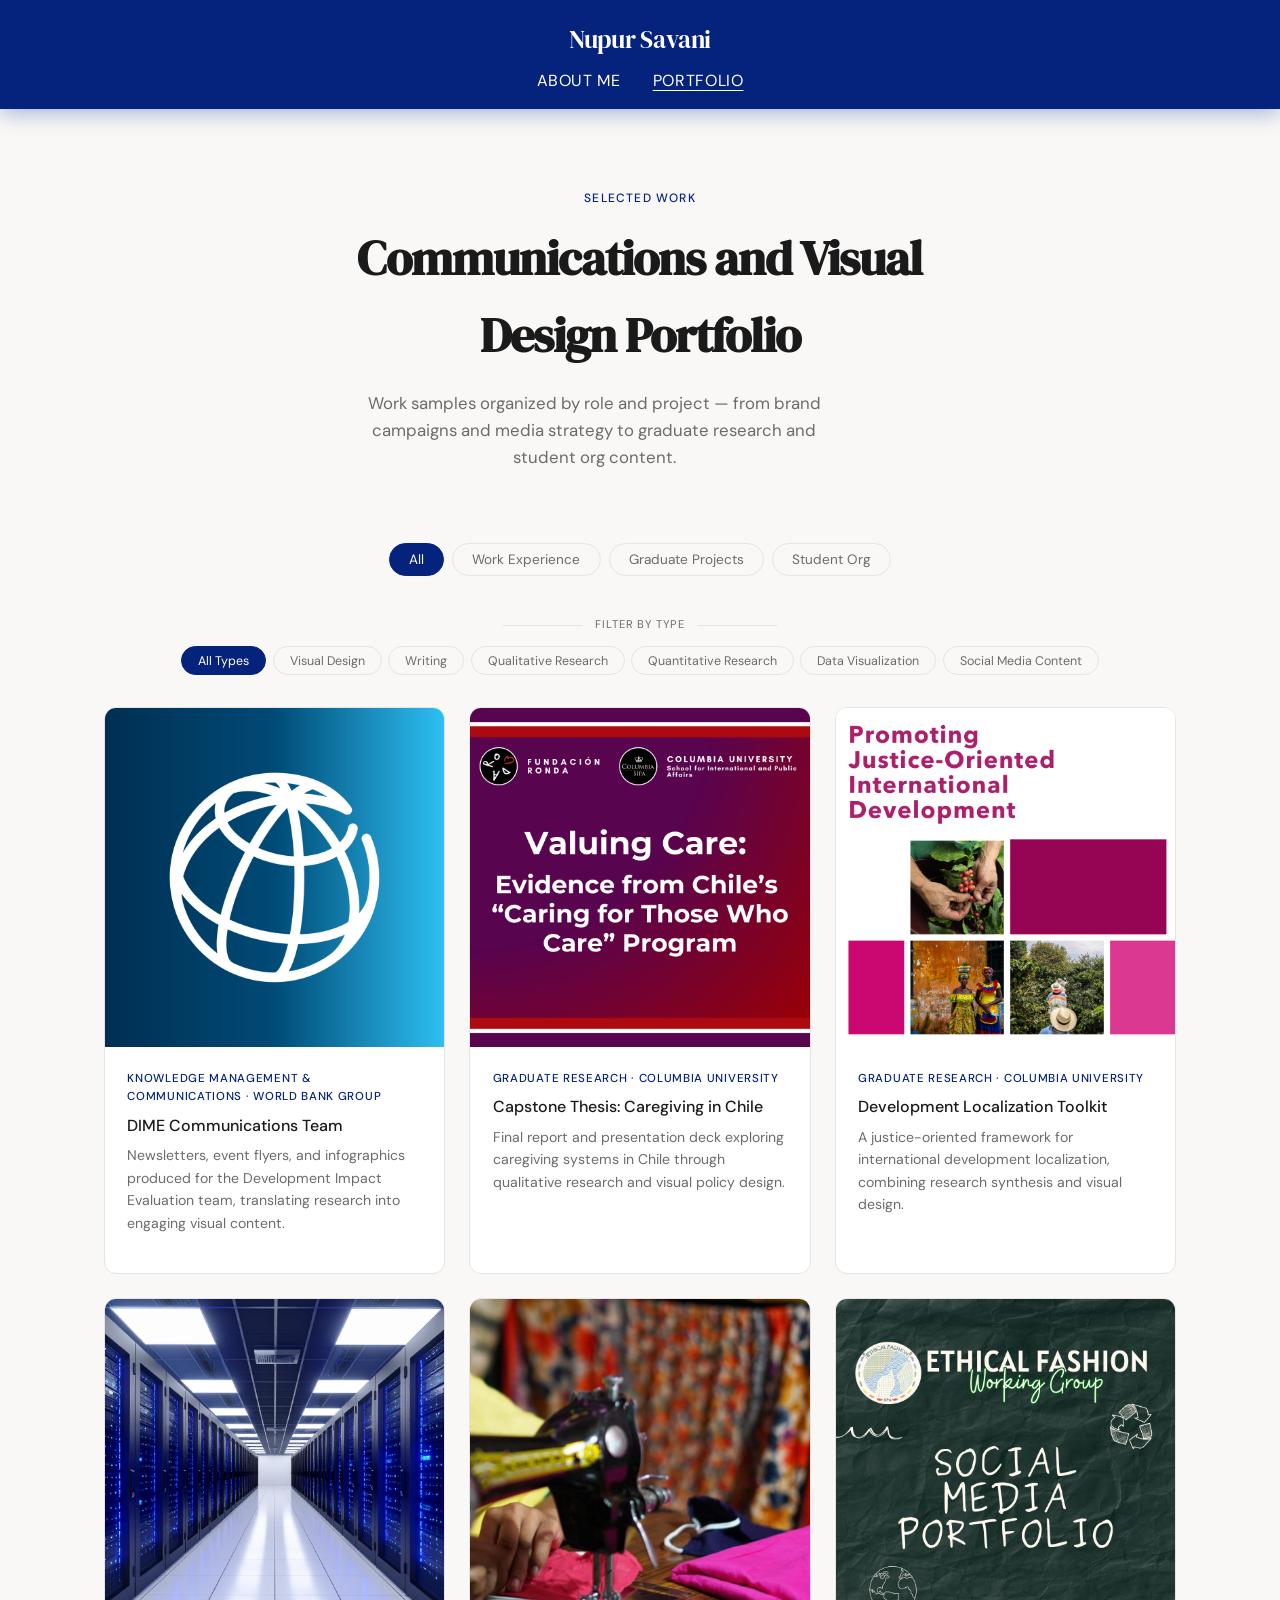
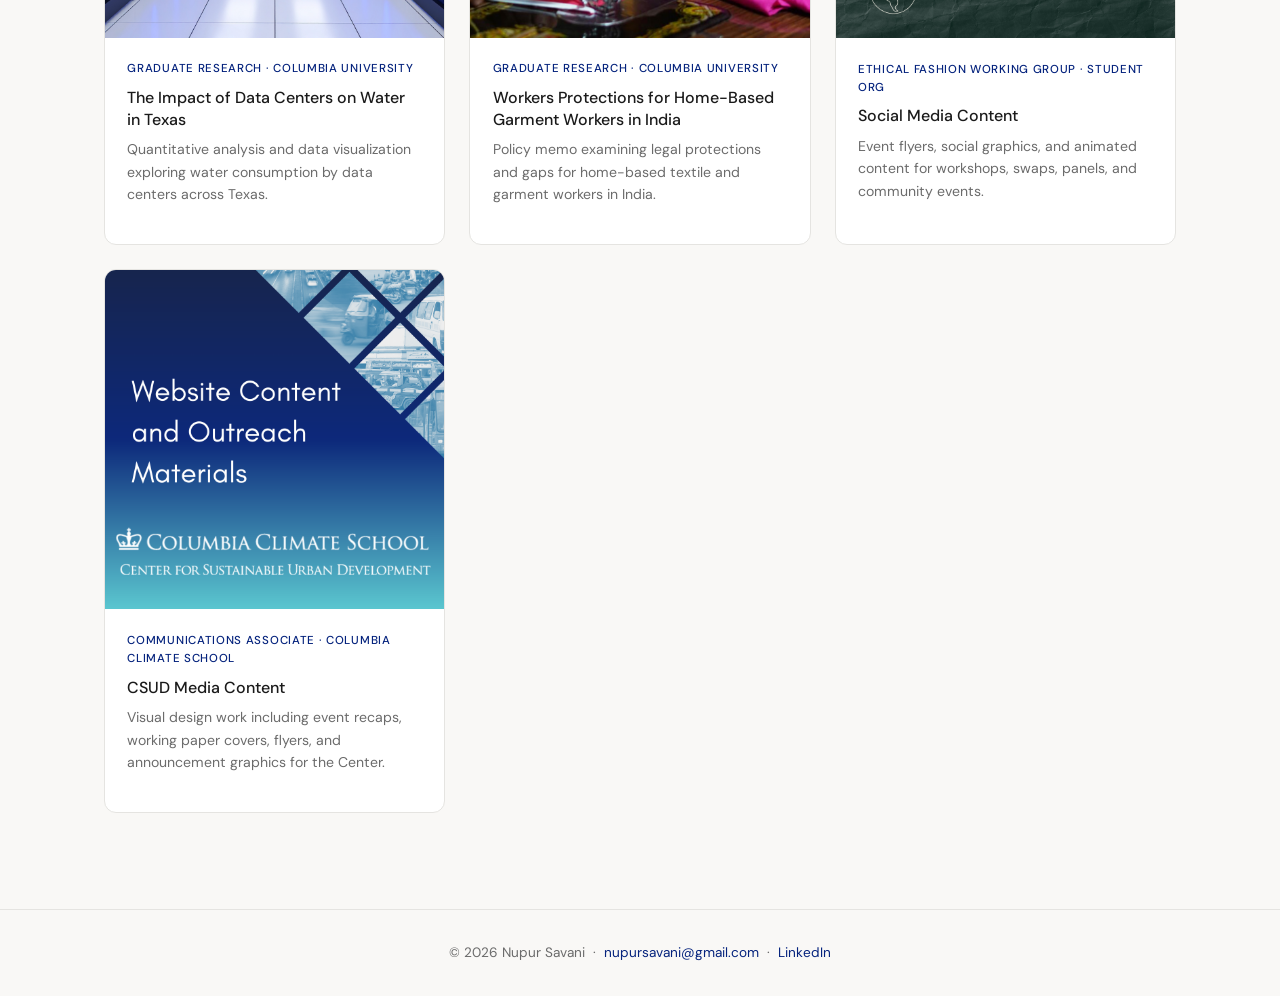
<file: portfolio.html>
<!DOCTYPE html>
<html lang="en">
<head>
  <meta charset="UTF-8" />
  <meta name="viewport" content="width=device-width, initial-scale=1.0"/>
  <title>Portfolio — Nupur Savani</title>
  <link rel="stylesheet" href="style.css" />
  <link href="https://fonts.googleapis.com/css2?family=DM+Sans:wght@300;400;500&family=DM+Serif+Display&display=swap" rel="stylesheet"/>
  <style>
        /* ── Larger nav text ── */
    .nav-logo { font-size: 1.55rem !important; }

    /* ── Square thumbnails ── */
    .card-img-wrap {
      height: 0;
      padding-bottom: 100%;
      position: relative;
      overflow: hidden;
      background: var(--accent-light);
    }
    .card-img-wrap img,
    .card-img-wrap video {
      position: absolute;
      inset: 0;
      width: 100%;
      height: 100%;
      object-fit: cover;
      transition: transform 0.4s;
      cursor: pointer;
    }
    .portfolio-card:hover .card-img-wrap img,
    .portfolio-card:hover .card-img-wrap video { transform: scale(1.04); }

    .card-img-wrap.img-placeholder {
      display: flex; align-items: center; justify-content: center;
    }
    .card-img-wrap.img-placeholder::after {
      position: absolute; content: 'Work Sample';
      font-size: 0.8rem; color: var(--accent);
    }

    /* PDF thumbnail wrapper */
    .card-img-wrap .pdf-thumb {
      position: absolute; inset: 0; width: 100%; height: 100%;
      display: flex; flex-direction: column;
      align-items: center; justify-content: center;
      background: var(--accent-light); cursor: pointer;
      gap: 0.5rem;
    }
    .pdf-thumb svg { width: 40px; height: 40px; opacity: 0.6; }
    .pdf-thumb span { font-size: 0.75rem; color: var(--accent); font-weight: 500; }

    /* ── Type filter row ── */
    .type-filter-bar {
      display: flex;
      justify-content: center;
      gap: 0.4rem;
      padding: 0 5% 2rem;
      flex-wrap: wrap;
    }
    .type-filter-btn {
      background: transparent;
      border: 1px solid var(--border);
      padding: 0.35rem 1rem;
      border-radius: 100px;
      font-family: var(--font-body);
      font-size: 0.78rem;
      cursor: pointer;
      color: var(--ink-muted);
      transition: all 0.2s;
    }
    .type-filter-btn:hover { border-color: var(--accent); color: var(--accent); }
    .type-filter-btn.active {
      background: var(--accent);
      border-color: var(--accent);
      color: #fff;
    }
    .filter-divider {
      display: flex; align-items: center; justify-content: center;
      gap: 0.75rem; padding: 0 5% 0.75rem;
    }
    .filter-divider span {
      font-size: 0.7rem; letter-spacing: 0.08em; text-transform: uppercase;
      color: var(--ink-muted);
    }
    .filter-divider::before, .filter-divider::after {
      content: ''; flex: 1; max-width: 80px;
      height: 1px; background: var(--border);
    }

    /* ── Lightbox ── */
    .lightbox-overlay {
      display: none;
      position: fixed; inset: 0; z-index: 1000;
      background: rgba(10,18,40,0.82);
      backdrop-filter: blur(6px);
      align-items: center; justify-content: center;
    }
    .lightbox-overlay.open { display: flex; }

    .lightbox {
      background: var(--surface);
      border-radius: 16px;
      width: min(92vw, 860px);
      max-height: 90vh;
      display: flex;
      flex-direction: column;
      overflow: hidden;
      position: relative;
      box-shadow: 0 32px 80px rgba(10,18,40,0.4);
    }

    .lightbox-header {
      padding: 1.4rem 1.6rem 1rem;
      border-bottom: 1px solid var(--border);
      flex-shrink: 0;
    }
    .lightbox-group {
      font-size: 0.72rem; font-weight: 500; letter-spacing: 0.08em;
      text-transform: uppercase; color: var(--accent); margin-bottom: 0.3rem;
    }
    .lightbox-title {
      font-family: var(--font-display);
      font-size: 1.35rem; letter-spacing: -0.01em;
      margin-bottom: 0.75rem;
    }
    .lightbox-types {
      display: flex; flex-wrap: wrap; gap: 0.4rem;
    }
    .lightbox-type-tag {
      font-size: 0.73rem; font-weight: 500;
      background: var(--accent-light); color: var(--accent);
      padding: 0.25rem 0.75rem; border-radius: 100px;
      border: 1px solid rgba(10,46,151,0.15);
    }

    .lightbox-body {
      flex: 1; overflow-y: auto;
      display: flex; align-items: center; justify-content: center;
      background: #f0f1f5; min-height: 300px;
    }
    .lightbox-body iframe {
      width: 100%; height: 520px; border: none; display: block;
    }
    .lightbox-body img {
      max-width: 100%; max-height: 520px;
      object-fit: contain; display: block;
    }
    .lightbox-body video {
      max-width: 100%; max-height: 520px; display: block;
    }

    .lightbox-footer {
      padding: 0.9rem 1.6rem;
      border-top: 1px solid var(--border);
      display: flex; align-items: center; justify-content: space-between;
      flex-shrink: 0; gap: 1rem;
    }
    .lb-counter {
      font-size: 0.82rem; color: var(--ink-muted); white-space: nowrap;
    }
    .lb-nav { display: flex; gap: 0.5rem; }
    .lb-nav button {
      width: 36px; height: 36px; border-radius: 50%;
      border: 1px solid var(--border); background: transparent;
      cursor: pointer; display: flex; align-items: center; justify-content: center;
      color: var(--ink); transition: all 0.2s; font-size: 1rem;
    }
    .lb-nav button:hover { border-color: var(--accent); color: var(--accent); }
    .lb-nav button:disabled { opacity: 0.3; cursor: default; }

    .lb-item-name {
      font-size: 0.85rem; font-weight: 500; color: var(--ink);
      flex: 1; text-align: center;
    }

    .lb-close {
      position: absolute; top: 1rem; right: 1rem;
      width: 32px; height: 32px; border-radius: 50%;
      border: 1px solid var(--border); background: var(--surface);
      cursor: pointer; font-size: 1rem; display: flex;
      align-items: center; justify-content: center;
      color: var(--ink-muted); transition: all 0.2s; line-height: 1;
    }
    .lb-close:hover { border-color: var(--ink); color: var(--ink); }

    /* card cursor pointer */
    .portfolio-card { cursor: pointer; }
  </style>
</head>
<body>

  <!-- NAV -->
 <nav class="nav">
  <a href="about-me.html" class="nav-logo">Nupur Savani</a>
  <div class="nav-links">
    <a href="about-me.html">About Me</a>
    <a href="portfolio.html" class="active">Portfolio</a>
  </div>
</nav>

  <section class="portfolio-hero">
    <span class="eyebrow">Selected Work</span>
    <h1>Communications and Visual Design Portfolio</h1>
    <p class="hero-sub">Work samples organized by role and project — from brand campaigns and media strategy to graduate research and student org content.</p>
  </section>

  <!-- CATEGORY FILTER -->
  <div class="filter-bar">
    <button class="filter-btn active" data-filter="all">All</button>
    <button class="filter-btn" data-filter="job">Work Experience</button>
    <button class="filter-btn" data-filter="grad">Graduate Projects</button>
    <button class="filter-btn" data-filter="club">Student Org</button>
  </div>

  <!-- TYPE FILTER -->
  <div class="filter-divider"><span>Filter by type</span></div>
  <div class="type-filter-bar">
    <button class="type-filter-btn active" data-type="all">All Types</button>
    <button class="type-filter-btn" data-type="Visual Design">Visual Design</button>
    <button class="type-filter-btn" data-type="Writing">Writing</button>
    <button class="type-filter-btn" data-type="Qualitative Research">Qualitative Research</button>
    <button class="type-filter-btn" data-type="Quantitative Research">Quantitative Research</button>
    <button class="type-filter-btn" data-type="Data Visualization">Data Visualization</button>
    <button class="type-filter-btn" data-type="Social Media Content">Social Media Content</button>
  </div>

  <!-- PORTFOLIO GRID -->
  <section class="portfolio-grid" id="portfolio-grid">

    <!-- ── WORK EXP: World Bank DIME ── -->
    <div class="portfolio-card" data-category="job"
         data-types="Visual Design"
         data-group="Development Impact Evaluation Communications Team"
         data-org="Knowledge Management and Communications Coordinator · World Bank Group"
         data-items='[
           {"name":"International Women&apos;s Day Newsletter","file":"assets/samples/wbg/dime_iwd_newsletter.pdf","kind":"pdf","types":["Visual Design"]},
           {"name":"World Soil Day Newsletter","file":"assets/samples/wbg/dime_soil_day_newsletter.pdf","kind":"pdf","types":["Visual Design"]},
           {"name":"International Education Day Newsletter","file":"assets/samples/wbg/dime_education_newsletter.pdf","kind":"pdf","types":["Visual Design"]},
           {"name":"Event Flyer — KDIS","file":"assets/samples/wbg/dime-kdis-event-card.webp","kind":"image","types":["Visual Design"]},
           {"name":"Event Flyer — MeasureDev","file":"assets/samples/wbg/MeasureDev-Event-Card.webp","kind":"image","types":["Visual Design"]},
           {"name":"Info Graphic — DIME Analytics FY23","file":"assets/samples/wbg/DIME-Analytics-FY23-Numbers.pdf","kind":"pdf","types":["Visual Design"]}
         ]'>
      <div class="card-img-wrap">
        <img src="assets/thumbnails/7.png" alt="World Bank DIME Communications"/>
      </div>
      <div class="card-body">
        <span class="card-tag">Knowledge Management &amp; Communications · World Bank Group</span>
        <h3>DIME Communications Team</h3>
        <p>Newsletters, event flyers, and infographics produced for the Development Impact Evaluation team, translating research into engaging visual content.</p>
      </div>
    </div>

    <!-- ── GRADUATE: Capstone Thesis ── -->
    <div class="portfolio-card" data-category="grad"
         data-types="Qualitative Research,Writing,Visual Design"
         data-group="Capstone Thesis Project: Caregiving in Chile"
         data-org="Graduate Research · Columbia University"
         data-items='[
           {"name":"Final Report","file":"assets/capstone/capstone_final_report.pdf","kind":"pdf","types":["Qualitative Research","Writing","Visual Design"]},
           {"name":"Final Slidedeck","file":"assets/capstone/capstone_final_presentation.pdf","kind":"pdf","types":["Qualitative Research","Writing","Visual Design"]}
         ]'>
      <div class="card-img-wrap">
        <img src="assets/thumbnails/1.png" alt="Capstone Thesis"/>
      </div>
      <div class="card-body">
        <span class="card-tag">Graduate Research · Columbia University</span>
        <h3>Capstone Thesis: Caregiving in Chile</h3>
        <p>Final report and presentation deck exploring caregiving systems in Chile through qualitative research and visual policy design.</p>
      </div>
    </div>

    <!-- ── GRADUATE: Localization Toolkit ── -->
    <div class="portfolio-card" data-category="grad"
         data-types="Writing,Visual Design"
         data-group="Development Localization Toolkit"
         data-org="Graduate Research · Columbia University"
         data-items='[
           {"name":"Final Report","file":"assets/localization/justice-oriented-international-development.pdf","kind":"pdf","types":["Writing","Visual Design"]}
         ]'>
      <div class="card-img-wrap">
        <img src="assets/thumbnails/4.png" alt="Localization Toolkit"/>
      </div>
      <div class="card-body">
        <span class="card-tag">Graduate Research · Columbia University</span>
        <h3>Development Localization Toolkit</h3>
        <p>A justice-oriented framework for international development localization, combining research synthesis and visual design.</p>
      </div>
    </div>

    <!-- ── GRADUATE: Data Centers Texas ── -->
    <div class="portfolio-card" data-category="grad"
         data-types="Quantitative Research,Data Visualization,Visual Design"
         data-group="The Impact of Data Centers on Water in Texas"
         data-org="Graduate Research · Columbia University"
         data-items='[
           {"name":"Final Report","file":"assets/data_analysis/data_final_report.pdf","kind":"pdf","types":["Quantitative Research","Data Visualization","Visual Design"]}
         ]'>
      <div class="card-img-wrap">
        <img src="assets/thumbnails/5.png" alt="Data Centers Texas"/>
      </div>
      <div class="card-body">
        <span class="card-tag">Graduate Research · Columbia University</span>
        <h3>The Impact of Data Centers on Water in Texas</h3>
        <p>Quantitative analysis and data visualization exploring water consumption by data centers across Texas.</p>
      </div>
    </div>

    <!-- ── GRADUATE: Fashion Policy Memo ── -->
    <div class="portfolio-card" data-category="grad"
         data-types="Writing"
         data-group="Workers Protections for Home-Based Textile/Garment Workers in India"
         data-org="Graduate Research · Columbia University"
         data-items='[
           {"name":"Policy Memo","file":"assets/samples/fashion_policy_memo/fashion_policy_memo.pdf","kind":"pdf","types":["Writing"]}
         ]'>
      <div class="card-img-wrap">
        <img src="assets/thumbnails/6.png" alt="Fashion Policy Memo"/>
      </div>
      <div class="card-body">
        <span class="card-tag">Graduate Research · Columbia University</span>
        <h3>Workers Protections for Home-Based Garment Workers in India</h3>
        <p>Policy memo examining legal protections and gaps for home-based textile and garment workers in India.</p>
      </div>
    </div>

    <!-- ── STUDENT ORG: EFWG ── -->
    <div class="portfolio-card" data-category="club"
         data-types="Visual Design,Social Media Content"
         data-group="Student Organization Social Media Content"
         data-org="Communications and Social Media Chair · Ethical Fashion Working Group"
         data-items='[
           {"name":"Upcycling Workshop Flyer","file":"assets/samples/efwg/efwg-barnard-upcylcing-workshop.png","kind":"image","types":["Visual Design","Social Media Content"]},
           {"name":"Fall Clothing Swap Flyer","file":"assets/samples/efwg/fall_clothing_swap.png","kind":"image","types":["Visual Design","Social Media Content"]},
           {"name":"Fashion Speaker Panel Flyer","file":"assets/samples/efwg/fashion_speaks_panel.png","kind":"image","types":["Visual Design","Social Media Content"]},
           {"name":"Fall Clothing Drive Flyer","file":"assets/samples/efwg/efwg-fall-clothing drive.pdf","kind":"pdf","types":["Visual Design","Social Media Content"]},
           {"name":"Fall Social Flyer","file":"assets/samples/efwg/efwg-25-cw-social.png","kind":"image","types":["Visual Design","Social Media Content"]},
           {"name":"Fireside Chat Flyer","file":"assets/samples/efwg/efwg-fireside-chat.png","kind":"image","types":["Visual Design","Social Media Content"]},
           {"name":"Spring Social Animated Flyer","file":"assets/samples/efwg/efwg-social-animated-flyer.mp4","kind":"video","types":["Visual Design","Social Media Content"]}
         ]'>
      <div class="card-img-wrap">
        <img src="assets/thumbnails/2.png" alt="EFWG Social Content"/>
      </div>
      <div class="card-body">
        <span class="card-tag">Ethical Fashion Working Group · Student Org</span>
        <h3>Social Media Content</h3>
        <p>Event flyers, social graphics, and animated content for workshops, swaps, panels, and community events.</p>
      </div>
    </div>

    <!-- ── WORK EXP: CSUD ── -->
    <div class="portfolio-card" data-category="job"
         data-types="Visual Design"
         data-group="Center for Sustainable Urban Development Media Content"
         data-org="Communications Associate · Columbia Climate School"
         data-items='[
           {"name":"World Urban Forum Recap","file":"assets/samples/csud/wuf_cover.png","kind":"image","types":["Visual Design"]},
           {"name":"Working Paper Series Cover","file":"assets/samples/csud/PRISM-working-paper.png","kind":"image","types":["Visual Design"]},
           {"name":"Side Event Flyer","file":"assets/samples/csud/prism-side-event.png","kind":"image","types":["Visual Design"]},
           {"name":"Blog Cover Photo","file":"assets/samples/csud/hatay-story.png","kind":"image","types":["Visual Design"]},
           {"name":"CSUD Book Announcement Photo","file":"assets/samples/csud/usd-book.png","kind":"image","types":["Visual Design"]},
           {"name":"Lecture Recap","file":"assets/samples/csud/ana_gsapp_lecture.png","kind":"image","types":["Visual Design"]}
         ]'>
      <div class="card-img-wrap">
        <img src="assets/thumbnails/3.png" alt="CSUD Media Content"/>
      </div>
      <div class="card-body">
        <span class="card-tag">Communications Associate · Columbia Climate School</span>
        <h3>CSUD Media Content</h3>
        <p>Visual design work including event recaps, working paper covers, flyers, and announcement graphics for the Center.</p>
      </div>
    </div>

  </section>

  <!-- ── LIGHTBOX ── -->
  <div class="lightbox-overlay" id="lightbox">
    <div class="lightbox">
      <button class="lb-close" id="lb-close" aria-label="Close">✕</button>

      <div class="lightbox-header">
        <p class="lightbox-group" id="lb-org"></p>
        <h2 class="lightbox-title" id="lb-group"></h2>
        <div class="lightbox-types" id="lb-types"></div>
      </div>

      <div class="lightbox-body" id="lb-body"></div>

      <div class="lightbox-footer">
        <div class="lb-nav">
          <button id="lb-prev" aria-label="Previous">←</button>
          <button id="lb-next" aria-label="Next">→</button>
        </div>
        <span class="lb-item-name" id="lb-item-name"></span>
        <span class="lb-counter" id="lb-counter"></span>
      </div>
    </div>
  </div>

  <footer class="footer">
    <p>© 2026 Nupur Savani &nbsp;·&nbsp; <a href="mailto:nupursavani@gmail.com">nupursavani@gmail.com</a> &nbsp;·&nbsp; <a href="https://linkedin.com/in/nupursavani" target="_blank">LinkedIn</a></p>
  </footer>

  <script src="script.js"></script>
  <script>
    // ── Filter logic (category + type, combined) ──
    const catBtns = document.querySelectorAll('.filter-btn');
    const typeBtns = document.querySelectorAll('.type-filter-btn');
    const cards = document.querySelectorAll('.portfolio-card');

    let activeCat = 'all';
    let activeType = 'all';

    function applyFilters() {
      cards.forEach(card => {
        const catMatch = activeCat === 'all' || card.dataset.category === activeCat;
        const cardTypes = card.dataset.types ? card.dataset.types.split(',') : [];
        const typeMatch = activeType === 'all' || cardTypes.includes(activeType);
        card.classList.toggle('hidden', !(catMatch && typeMatch));
      });
    }

    catBtns.forEach(btn => {
      btn.addEventListener('click', () => {
        catBtns.forEach(b => b.classList.remove('active'));
        btn.classList.add('active');
        activeCat = btn.dataset.filter;
        applyFilters();
      });
    });

    typeBtns.forEach(btn => {
      btn.addEventListener('click', () => {
        typeBtns.forEach(b => b.classList.remove('active'));
        btn.classList.add('active');
        activeType = btn.dataset.type;
        applyFilters();
      });
    });

    // ── Lightbox logic ──
    const overlay = document.getElementById('lightbox');
    const lbOrg = document.getElementById('lb-org');
    const lbGroup = document.getElementById('lb-group');
    const lbTypes = document.getElementById('lb-types');
    const lbBody = document.getElementById('lb-body');
    const lbItemName = document.getElementById('lb-item-name');
    const lbCounter = document.getElementById('lb-counter');
    const lbPrev = document.getElementById('lb-prev');
    const lbNext = document.getElementById('lb-next');
    const lbClose = document.getElementById('lb-close');

    let currentItems = [];
    let currentIndex = 0;

    function renderItem(index) {
      const item = currentItems[index];
      lbItemName.textContent = item.name;
      lbCounter.textContent = `${index + 1} / ${currentItems.length}`;
      lbPrev.disabled = index === 0;
      lbNext.disabled = index === currentItems.length - 1;

      // Render types for this item
      lbTypes.innerHTML = item.types.map(t =>
        `<span class="lightbox-type-tag">${t}</span>`
      ).join('');

      // Render media
      lbBody.innerHTML = '';
      if (item.kind === 'pdf') {
        const iframe = document.createElement('iframe');
        iframe.src = item.file;
        iframe.title = item.name;
        lbBody.appendChild(iframe);
      } else if (item.kind === 'image') {
        const img = document.createElement('img');
        img.src = item.file;
        img.alt = item.name;
        lbBody.appendChild(img);
      } else if (item.kind === 'video') {
        const vid = document.createElement('video');
        vid.src = item.file;
        vid.controls = true;
        vid.autoplay = false;
        lbBody.appendChild(vid);
      }
    }

    function openLightbox(card) {
      currentItems = JSON.parse(card.dataset.items);
      currentIndex = 0;
      lbOrg.textContent = card.dataset.org;
      lbGroup.textContent = card.dataset.group;
      renderItem(0);
      overlay.classList.add('open');
      document.body.style.overflow = 'hidden';
    }

    function closeLightbox() {
      overlay.classList.remove('open');
      document.body.style.overflow = '';
      lbBody.innerHTML = ''; // stop video/pdf
    }

    cards.forEach(card => {
      card.addEventListener('click', () => openLightbox(card));
    });

    lbClose.addEventListener('click', closeLightbox);
    overlay.addEventListener('click', e => { if (e.target === overlay) closeLightbox(); });

    lbPrev.addEventListener('click', (e) => {
      e.stopPropagation();
      if (currentIndex > 0) { currentIndex--; renderItem(currentIndex); }
    });
    lbNext.addEventListener('click', (e) => {
      e.stopPropagation();
      if (currentIndex < currentItems.length - 1) { currentIndex++; renderItem(currentIndex); }
    });

    document.addEventListener('keydown', e => {
      if (!overlay.classList.contains('open')) return;
      if (e.key === 'Escape') closeLightbox();
      if (e.key === 'ArrowLeft' && currentIndex > 0) { currentIndex--; renderItem(currentIndex); }
      if (e.key === 'ArrowRight' && currentIndex < currentItems.length - 1) { currentIndex++; renderItem(currentIndex); }
    });
  </script>
</body>
</html>
</file>
<file: style.css>
/* ─── TOKENS ─────────────────────────────────── */
:root {
  --bg: #F9F8F6;
  --surface: #FFFFFF;
  --ink: #1A1A1A;
  --ink-muted: #6B6B6B;
  --accent: #05237d;
  --accent-light: #ffffff;
  --border: #E5E4E1;
  --radius: 12px;
  --font-display: 'DM Serif Display', serif;
  --font-body: 'DM Sans', sans-serif;
}

/* ─── RESET ──────────────────────────────────── */
*, *::before, *::after { box-sizing: border-box; margin: 0; padding: 0; }
html { scroll-behavior: smooth; }
body {
  background: var(--bg);
  color: var(--ink);
  font-family: var(--font-body);
  font-size: 16px;
  line-height: 1.6;
}
a { color: inherit; text-decoration: none; }
img { max-width: 100%; display: block; }

/* ─── NAV ────────────────────────────────────── */
.nav {
  position: sticky;
  top: 0;
  z-index: 100;
  display: flex;
  flex-direction: column;
  align-items: center;
  gap: 0.5rem;
  padding: 1.25rem 5% 1rem;
  background: #05237d;
  box-shadow: 0 4px 20px rgba(10, 46, 151, 0.35);
}
.nav-logo {
  font-family: var(--font-display);
  font-size: 2.1rem;
  letter-spacing: -0.01em;
  color: #ffffff;
}
.nav-links { display: flex; gap: 2rem; }
.nav-links a {
  font-size: 1rem;
  font-weight: 400;
  color: #ffffff;
  letter-spacing: 0.04em;
  text-transform: uppercase;
  transition: color 0.2s;
}
.nav-links a:hover { color: rgba(255,255,255,0.55); }
.nav-links a.active {
  color: #ffffff;
  text-decoration: underline;
  text-underline-offset: 4px;
}

/* ─── EYEBROW ─────────────────────────────────── */
.eyebrow {
  display: block;
  font-size: 0.75rem;
  font-weight: 500;
  letter-spacing: 0.1em;
  text-transform: uppercase;
  color: var(--accent);
  margin-bottom: 0.75rem;
}

/* ─── HERO (ABOUT) ───────────────────────────── */
.hero {
  display: flex;
  align-items: center;
  gap: 4rem;
  padding: 6rem 5% 5rem;
  max-width: 1100px;
  margin: 0 auto;
}
.hero-text { flex: 1; }
.hero-text h1 {
  font-family: var(--font-display);
  font-size: clamp(2.4rem, 5vw, 3.8rem);
  line-height: 1.15;
  letter-spacing: -0.02em;
  margin-bottom: 1.25rem;
}
.hero-text h1 em { font-style: italic; color: var(--accent); }
.hero-sub {
  font-size: 1.05rem;
  color: var(--ink-muted);
  max-width: 480px;
  margin-bottom: 2rem;
}
.btn {
  display: inline-block;
  background: var(--accent);
  color: #fff;
  padding: 0.75rem 1.75rem;
  border-radius: 6px;
  font-size: 0.9rem;
  font-weight: 500;
  transition: opacity 0.2s, transform 0.2s;
}
.btn:hover { opacity: 0.88; transform: translateY(-1px); }

.hero-img { flex-shrink: 0; }
.photo-placeholder {
  width: 300px;
  height: 360px;
  background: var(--accent-light);
  border-radius: var(--radius);
  display: flex;
  align-items: center;
  justify-content: center;
  color: var(--accent);
  font-size: 0.85rem;
  border: 2px dashed var(--accent);
}
.hero-img img {
  width: 300px;
  height: 360px;
  object-fit: cover;
  border-radius: var(--radius);
}

/* ─── RESUME SECTION ─────────────────────────── */
.resume-section {
  max-width: 860px;
  margin: 0 auto;
  padding: 6rem 5%;
}
.resume-section + .resume-section {
  padding-top: 0;
}
.section-header { margin-bottom: 3rem; }
.section-header h2 {
  font-family: var(--font-display);
  font-size: clamp(1.8rem, 3vw, 2.6rem);
  letter-spacing: -0.02em;
}

/* ─── SUBSECTION HEADER ───────────────────────── */
.subsection-header {
  margin-top: 4rem;
  margin-bottom: 1.5rem;
  padding-top: 3rem;
  border-top: 1px solid var(--border);
}
.subsection-header h3 {
  font-family: var(--font-display);
  font-size: 1.5rem;
  letter-spacing: -0.01em;
}

/* ─── TIMELINE ────────────────────────────────── */
.timeline { display: flex; flex-direction: column; }

.timeline-item {
  display: grid;
  grid-template-columns: 160px 1fr;
  gap: 2rem;
  padding: 2rem 0;
  border-top: 1px solid var(--border);
  opacity: 0;
  transform: translateY(16px);
  transition: opacity 0.5s ease, transform 0.5s ease;
}
.timeline-item.visible { opacity: 1; transform: translateY(0); }

.timeline-meta { padding-top: 0.2rem; }
.timeline-date {
  display: block;
  font-size: 0.82rem;
  color: var(--ink-muted);
  margin-bottom: 0.4rem;
}
.timeline-tag {
  display: inline-block;
  font-size: 0.7rem;
  font-weight: 500;
  letter-spacing: 0.06em;
  text-transform: uppercase;
  background: var(--accent-light);
  color: var(--accent);
  padding: 0.2rem 0.6rem;
  border-radius: 4px;
}

.timeline-content h3 {
  font-size: 1.02rem;
  font-weight: 500;
  margin-bottom: 0.2rem;
}
.timeline-org {
  font-size: 0.85rem;
  color: var(--ink-muted);
  margin-bottom: 0.7rem;
}
.timeline-detail {
  font-size: 0.85rem;
  color: var(--ink-muted);
  margin-top: 0.4rem;
}
.timeline-content p { font-size: 0.92rem; color: var(--ink-muted); }

/* ─── TIMELINE BULLETS ────────────────────────── */
.timeline-bullets {
  list-style: none;
  padding: 0;
  margin: 0;
  display: flex;
  flex-direction: column;
  gap: 0.5rem;
}
.timeline-bullets li {
  font-size: 0.9rem;
  color: var(--ink-muted);
  padding-left: 1.1rem;
  position: relative;
  line-height: 1.55;
}
.timeline-bullets li::before {
  content: '•';
  position: absolute;
  left: 0;
  color: var(--accent);
  font-weight: 500;
}

/* ─── SKILLS ──────────────────────────────────── */
.skills-categories {
  display: flex;
  flex-direction: column;
  gap: 1.5rem;
  margin-top: 1rem;
}
.skills-group-label {
  font-size: 0.75rem;
  font-weight: 500;
  letter-spacing: 0.08em;
  text-transform: uppercase;
  color: var(--ink-muted);
  margin-bottom: 0.6rem;
}
.skills-row {
  display: flex;
  flex-wrap: wrap;
  gap: 0.5rem;
}
.skill-chip {
  background: var(--surface);
  border: 1px solid var(--border);
  padding: 0.4rem 1rem;
  border-radius: 100px;
  font-size: 0.82rem;
  color: var(--ink-muted);
  transition: border-color 0.2s, color 0.2s;
}
.skill-chip:hover { border-color: var(--accent); color: var(--accent); }

/* ─── PORTFOLIO HERO ──────────────────────────── */
.portfolio-hero {
  max-width: 700px;
  margin: 0 auto;
  padding: 5rem 5% 2.5rem;
  text-align: center;
}
.portfolio-hero h1 {
  font-family: var(--font-display);
  font-size: clamp(2rem, 4vw, 3rem);
  letter-spacing: -0.02em;
  margin-bottom: 1rem;
}

/* ─── FILTER BAR ──────────────────────────────── */
.filter-bar {
  display: flex;
  justify-content: center;
  gap: 0.5rem;
  padding: 0 5% 2.5rem;
  flex-wrap: wrap;
}
.filter-btn {
  background: transparent;
  border: 1px solid var(--border);
  padding: 0.45rem 1.2rem;
  border-radius: 100px;
  font-family: var(--font-body);
  font-size: 0.85rem;
  cursor: pointer;
  color: var(--ink-muted);
  transition: all 0.2s;
}
.filter-btn:hover { border-color: var(--accent); color: var(--accent); }
.filter-btn.active {
  background: var(--accent);
  border-color: var(--accent);
  color: #fff;
}

/* ─── PORTFOLIO GRID ──────────────────────────── */
.portfolio-grid {
  display: grid;
  grid-template-columns: repeat(auto-fill, minmax(320px, 1fr));
  gap: 1.5rem;
  padding: 0 5% 6rem;
  max-width: 1200px;
  margin: 0 auto;
}

.portfolio-card {
  background: var(--surface);
  border: 1px solid var(--border);
  border-radius: var(--radius);
  overflow: hidden;
  transition: transform 0.25s, box-shadow 0.25s;
}
.portfolio-card:hover {
  transform: translateY(-4px);
  box-shadow: 0 12px 32px rgba(0,0,0,0.08);
}
.portfolio-card.hidden { display: none; }

.card-img-wrap {
  height: 200px;
  overflow: hidden;
  background: var(--accent-light);
}
.card-img-wrap img {
  width: 100%;
  height: 100%;
  object-fit: cover;
  transition: transform 0.4s;
}
.portfolio-card:hover .card-img-wrap img { transform: scale(1.04); }
.card-img-wrap.img-placeholder {
  display: flex;
  align-items: center;
  justify-content: center;
}
.card-img-wrap.img-placeholder::after {
  content: 'Work Sample';
  font-size: 0.8rem;
  color: var(--accent);
}

.card-body { padding: 1.4rem; }
.card-tag {
  display: block;
  font-size: 0.72rem;
  font-weight: 500;
  letter-spacing: 0.06em;
  text-transform: uppercase;
  color: var(--accent);
  margin-bottom: 0.5rem;
}
.card-body h3 {
  font-size: 1rem;
  font-weight: 500;
  margin-bottom: 0.5rem;
  line-height: 1.35;
}
.card-body p {
  font-size: 0.88rem;
  color: var(--ink-muted);
  margin-bottom: 1rem;
}
.card-link {
  font-size: 0.85rem;
  font-weight: 500;
  color: var(--accent);
}
.card-link:hover { text-decoration: underline; }

/* ─── FOOTER ──────────────────────────────────── */
.footer {
  border-top: 1px solid var(--border);
  padding: 2rem 5%;
  text-align: center;
  font-size: 0.85rem;
  color: var(--ink-muted);
}
.footer a { color: var(--accent); }

/* ─── RESPONSIVE ──────────────────────────────── */
@media (max-width: 768px) {
  .hero { flex-direction: column-reverse; gap: 2rem; text-align: center; }
  .hero-text .btn { display: block; text-align: center; }
  .photo-placeholder, .hero-img img { width: 100%; height: 260px; }
  .timeline-item { grid-template-columns: 1fr; gap: 0.5rem; }
  .portfolio-grid { grid-template-columns: 1fr; }
}
</file>
